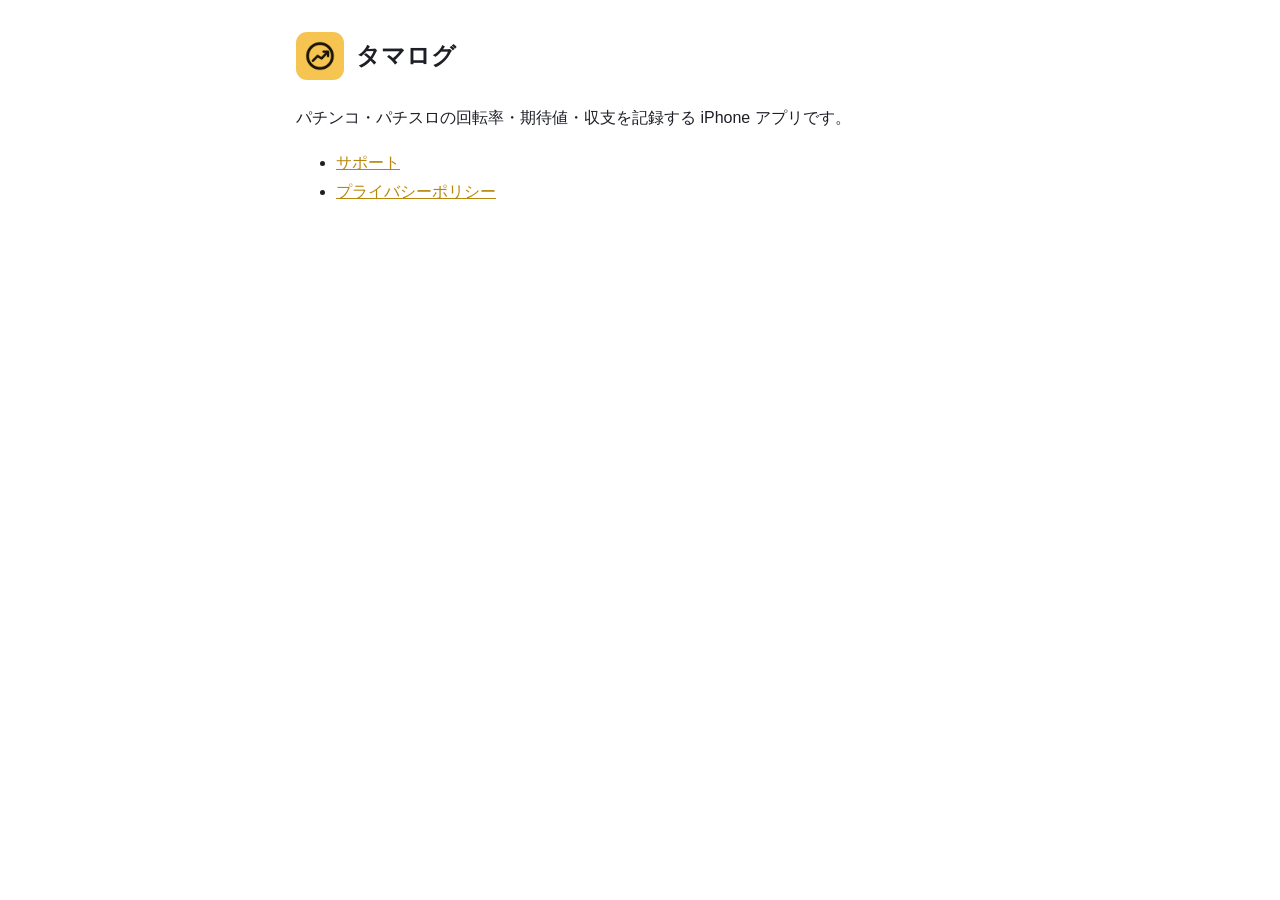
<file: index.html>
<!doctype html>
<html lang="ja"><head><meta charset="utf-8"><meta name="viewport" content="width=device-width,initial-scale=1">
<title>タマログ</title><link rel="stylesheet" href="style.css"></head>
<body><main>
<header><img src="icon.png" alt=""><h1>タマログ</h1></header>
<p>パチンコ・パチスロの回転率・期待値・収支を記録する iPhone アプリです。</p>
<ul><li><a href="support.html">サポート</a></li><li><a href="privacy.html">プライバシーポリシー</a></li></ul>
</main></body></html>
</file>
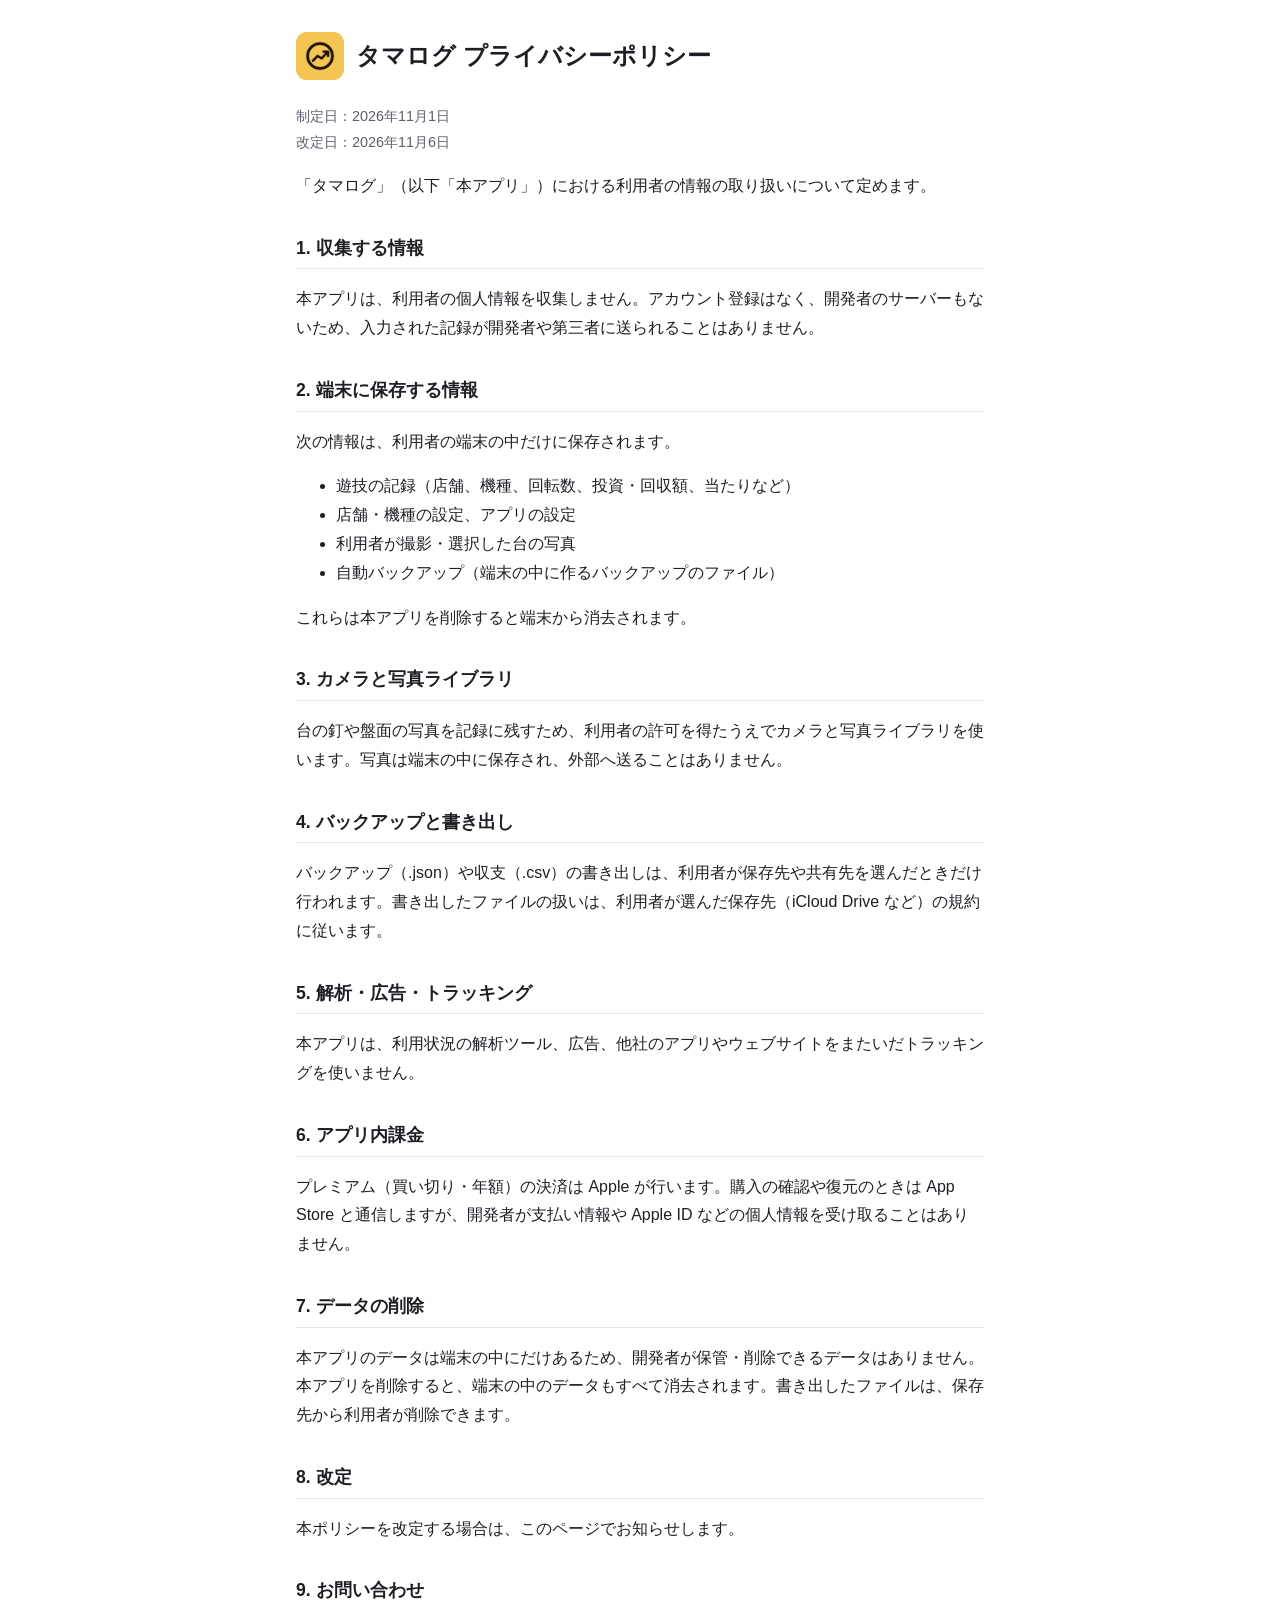
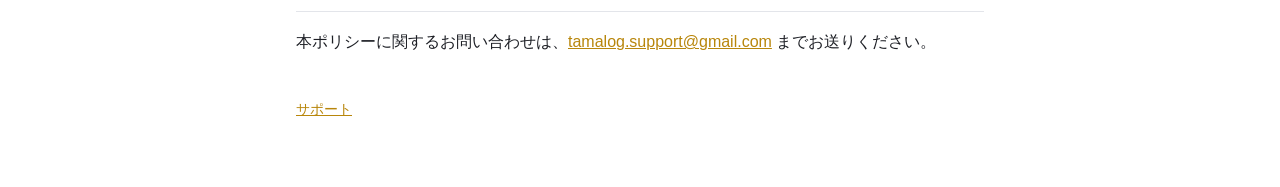
<file: privacy.html>
<!doctype html>
<html lang="ja"><head><meta charset="utf-8"><meta name="viewport" content="width=device-width,initial-scale=1">
<title>プライバシーポリシー | タマログ</title><link rel="stylesheet" href="style.css"></head>
<body><main>
<header><img src="icon.png" alt=""><h1>タマログ プライバシーポリシー</h1></header>
<p class="sub">制定日：2026年11月1日<br>改定日：2026年11月6日</p>
<p>「タマログ」（以下「本アプリ」）における利用者の情報の取り扱いについて定めます。</p>

<h2>1. 収集する情報</h2>
<p>本アプリは、利用者の個人情報を収集しません。アカウント登録はなく、開発者のサーバーもないため、入力された記録が開発者や第三者に送られることはありません。</p>

<h2>2. 端末に保存する情報</h2>
<p>次の情報は、利用者の端末の中だけに保存されます。</p>
<ul>
<li>遊技の記録（店舗、機種、回転数、投資・回収額、当たりなど）</li>
<li>店舗・機種の設定、アプリの設定</li>
<li>利用者が撮影・選択した台の写真</li>
<li>自動バックアップ（端末の中に作るバックアップのファイル）</li>
</ul>
<p>これらは本アプリを削除すると端末から消去されます。</p>

<h2>3. カメラと写真ライブラリ</h2>
<p>台の釘や盤面の写真を記録に残すため、利用者の許可を得たうえでカメラと写真ライブラリを使います。写真は端末の中に保存され、外部へ送ることはありません。</p>

<h2>4. バックアップと書き出し</h2>
<p>バックアップ（.json）や収支（.csv）の書き出しは、利用者が保存先や共有先を選んだときだけ行われます。書き出したファイルの扱いは、利用者が選んだ保存先（iCloud Drive など）の規約に従います。</p>

<h2>5. 解析・広告・トラッキング</h2>
<p>本アプリは、利用状況の解析ツール、広告、他社のアプリやウェブサイトをまたいだトラッキングを使いません。</p>

<h2>6. アプリ内課金</h2>
<p>プレミアム（買い切り・年額）の決済は Apple が行います。購入の確認や復元のときは App Store と通信しますが、開発者が支払い情報や Apple ID などの個人情報を受け取ることはありません。</p>

<h2>7. データの削除</h2>
<p>本アプリのデータは端末の中にだけあるため、開発者が保管・削除できるデータはありません。本アプリを削除すると、端末の中のデータもすべて消去されます。書き出したファイルは、保存先から利用者が削除できます。</p>

<h2>8. 改定</h2>
<p>本ポリシーを改定する場合は、このページでお知らせします。</p>

<h2>9. お問い合わせ</h2>
<p>本ポリシーに関するお問い合わせは、<a href="mailto:tamalog.support@gmail.com">tamalog.support@gmail.com</a> までお送りください。</p>
<nav><a href="support.html">サポート</a></nav>
</main></body></html>
</file>
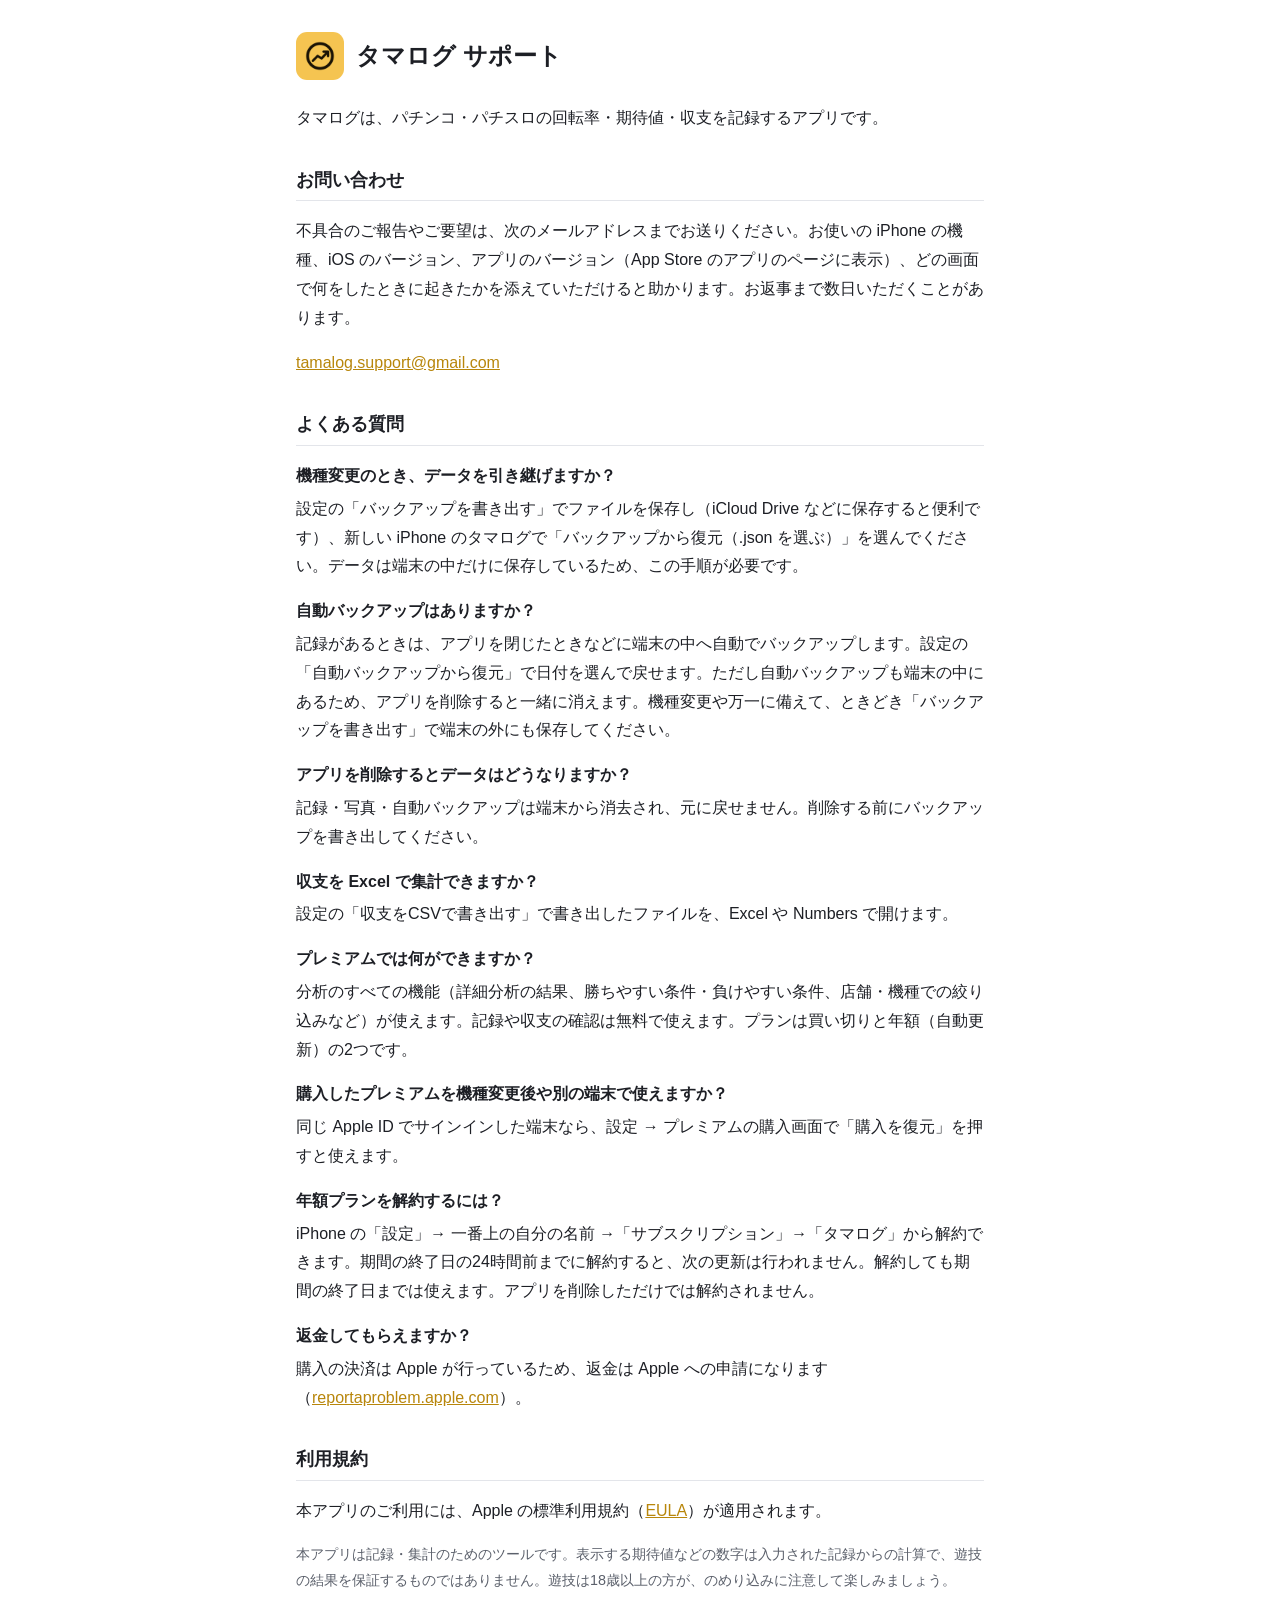
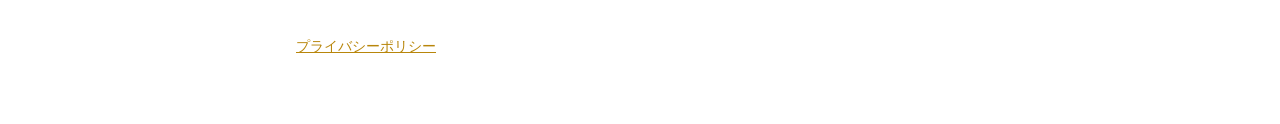
<file: support.html>
<!doctype html>
<html lang="ja"><head><meta charset="utf-8"><meta name="viewport" content="width=device-width,initial-scale=1">
<title>サポート | タマログ</title><link rel="stylesheet" href="style.css"></head>
<body><main>
<header><img src="icon.png" alt=""><h1>タマログ サポート</h1></header>
<p>タマログは、パチンコ・パチスロの回転率・期待値・収支を記録するアプリです。</p>

<h2>お問い合わせ</h2>
<p>不具合のご報告やご要望は、次のメールアドレスまでお送りください。お使いの iPhone の機種、iOS のバージョン、アプリのバージョン（App Store のアプリのページに表示）、どの画面で何をしたときに起きたかを添えていただけると助かります。お返事まで数日いただくことがあります。</p>
<p><a href="mailto:tamalog.support@gmail.com">tamalog.support@gmail.com</a></p>

<h2>よくある質問</h2>
<dl>
<dt>機種変更のとき、データを引き継げますか？</dt>
<dd>設定の「バックアップを書き出す」でファイルを保存し（iCloud Drive などに保存すると便利です）、新しい iPhone のタマログで「バックアップから復元（.json を選ぶ）」を選んでください。データは端末の中だけに保存しているため、この手順が必要です。</dd>
<dt>自動バックアップはありますか？</dt>
<dd>記録があるときは、アプリを閉じたときなどに端末の中へ自動でバックアップします。設定の「自動バックアップから復元」で日付を選んで戻せます。ただし自動バックアップも端末の中にあるため、アプリを削除すると一緒に消えます。機種変更や万一に備えて、ときどき「バックアップを書き出す」で端末の外にも保存してください。</dd>
<dt>アプリを削除するとデータはどうなりますか？</dt>
<dd>記録・写真・自動バックアップは端末から消去され、元に戻せません。削除する前にバックアップを書き出してください。</dd>
<dt>収支を Excel で集計できますか？</dt>
<dd>設定の「収支をCSVで書き出す」で書き出したファイルを、Excel や Numbers で開けます。</dd>
<dt>プレミアムでは何ができますか？</dt>
<dd>分析のすべての機能（詳細分析の結果、勝ちやすい条件・負けやすい条件、店舗・機種での絞り込みなど）が使えます。記録や収支の確認は無料で使えます。プランは買い切りと年額（自動更新）の2つです。</dd>
<dt>購入したプレミアムを機種変更後や別の端末で使えますか？</dt>
<dd>同じ Apple ID でサインインした端末なら、設定 → プレミアムの購入画面で「購入を復元」を押すと使えます。</dd>
<dt>年額プランを解約するには？</dt>
<dd>iPhone の「設定」→ 一番上の自分の名前 →「サブスクリプション」→「タマログ」から解約できます。期間の終了日の24時間前までに解約すると、次の更新は行われません。解約しても期間の終了日までは使えます。アプリを削除しただけでは解約されません。</dd>
<dt>返金してもらえますか？</dt>
<dd>購入の決済は Apple が行っているため、返金は Apple への申請になります（<a href="https://reportaproblem.apple.com/">reportaproblem.apple.com</a>）。</dd>
</dl>

<h2>利用規約</h2>
<p>本アプリのご利用には、Apple の標準利用規約（<a href="https://www.apple.com/legal/internet-services/itunes/dev/stdeula/">EULA</a>）が適用されます。</p>

<p class="sub">本アプリは記録・集計のためのツールです。表示する期待値などの数字は入力された記録からの計算で、遊技の結果を保証するものではありません。遊技は18歳以上の方が、のめり込みに注意して楽しみましょう。</p>
<nav><a href="privacy.html">プライバシーポリシー</a></nav>
</main></body></html>
</file>
<file: style.css>
:root{--bg:#fff;--fg:#1d1f25;--sub:#5b606b;--line:#e3e5ea;--accent:#b8860b}
@media (prefers-color-scheme:dark){:root{--bg:#15171d;--fg:#eceef2;--sub:#a3a8b3;--line:#2a2d36;--accent:#f5c451}}
*{box-sizing:border-box}
body{margin:0;background:var(--bg);color:var(--fg);font:16px/1.8 -apple-system,BlinkMacSystemFont,"Hiragino Sans","Noto Sans JP",sans-serif}
main{max-width:720px;margin:0 auto;padding:32px 16px 64px}
header{display:flex;align-items:center;gap:12px;margin-bottom:24px}
header img{width:48px;height:48px;border-radius:11px}
h1{font-size:1.5rem;margin:0}
h2{font-size:1.1rem;margin:32px 0 8px;padding-bottom:4px;border-bottom:1px solid var(--line)}
p,li{color:var(--fg)}
.sub{color:var(--sub);font-size:.9rem}
a{color:var(--accent)}
nav{margin-top:40px;font-size:.9rem;color:var(--sub)}
dt{font-weight:600;margin-top:16px}
dd{margin:4px 0 0}
</file>
